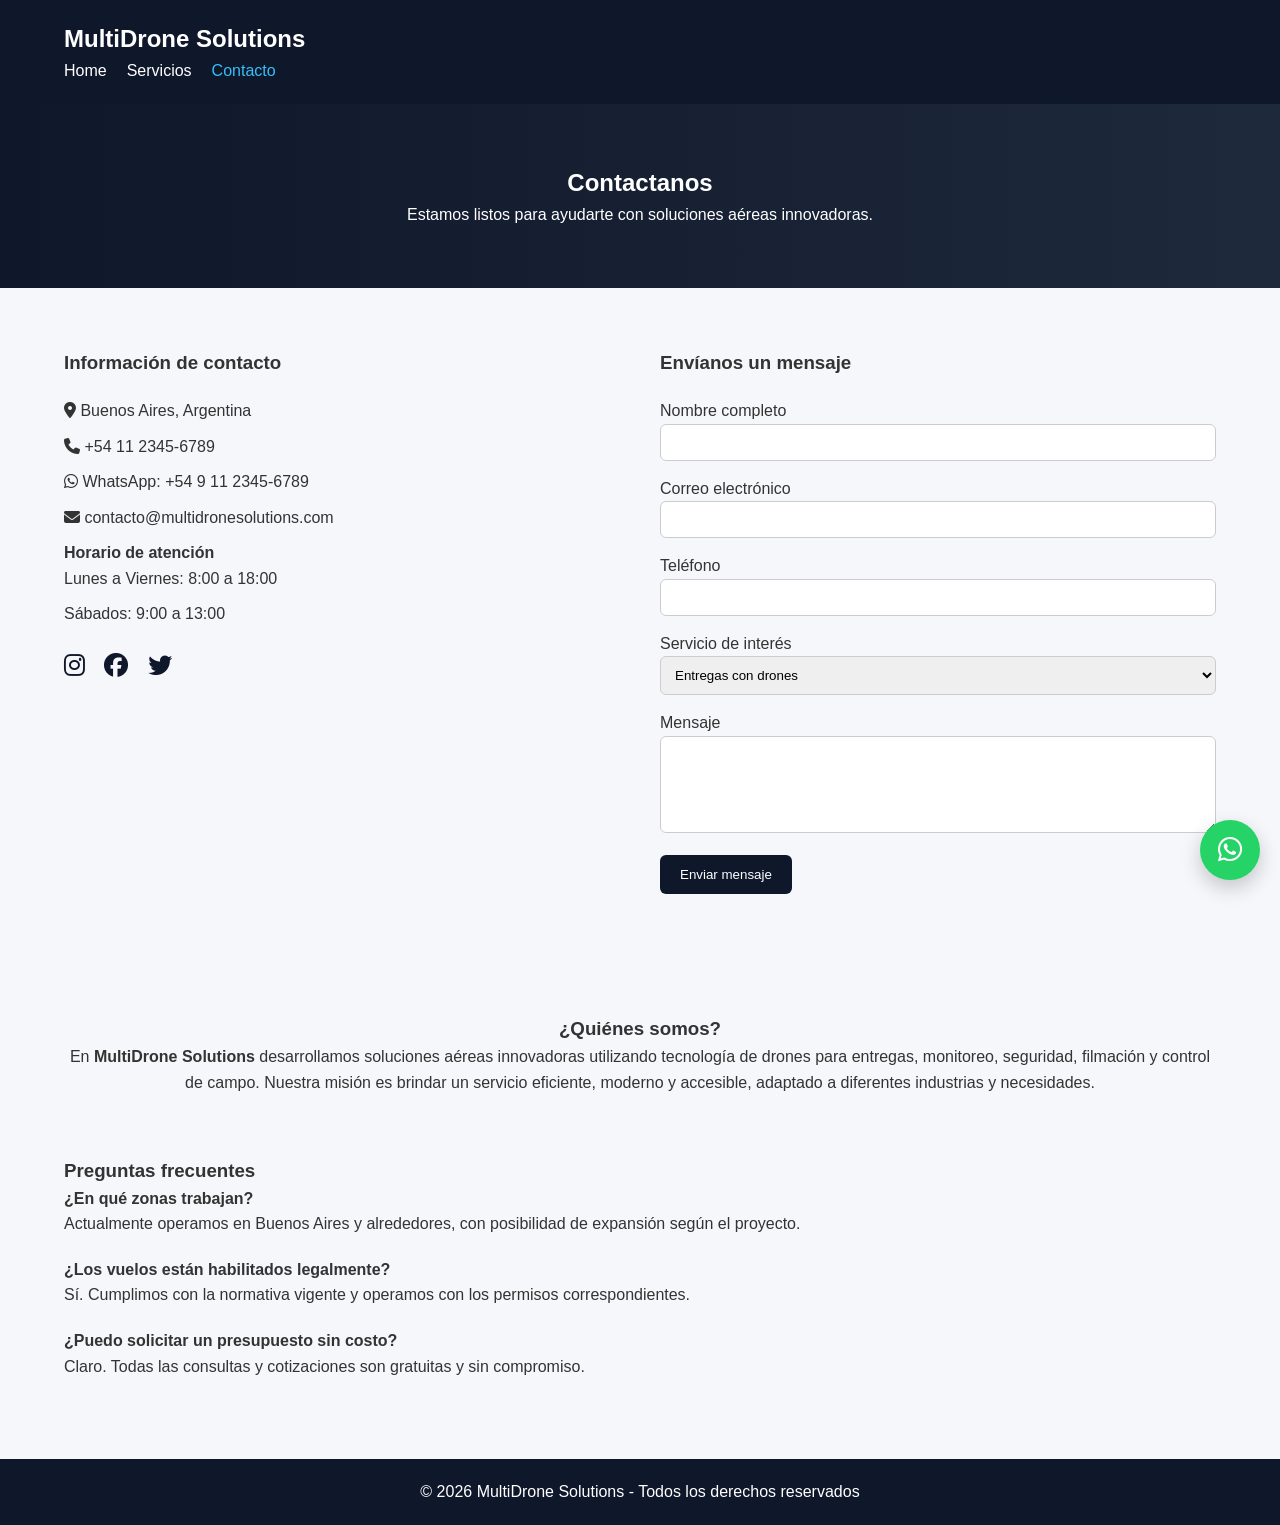
<file: Contacto.html>
<!DOCTYPE html>
<html lang="es">
<head>
    <meta charset="UTF-8">
    <meta name="viewport" content="width=device-width, initial-scale=1.0">
    <title>Contacto | MultiDrone Solutions</title>
    <link rel="stylesheet" href="contacto.css">

    <!-- Font Awesome para íconos -->
    <link rel="stylesheet" href="https://cdnjs.cloudflare.com/ajax/libs/font-awesome/6.5.0/css/all.min.css">
</head>
<body>

<header class="header">
    <div class="container">
        <h1 class="logo">MultiDrone Solutions</h1>
        <nav>
            <ul class="nav-links">
                <li><a href="../index.html">Home</a></li>
                <li><a href="servicios.html">Servicios</a></li>
                <li><a href="contacto.html" class="active">Contacto</a></li>
            </ul>
        </nav>
    </div>
</header>

<main>

    <!-- HERO -->
    <section class="contact-hero">
        <div class="container">
            <h2>Contactanos</h2>
            <p>Estamos listos para ayudarte con soluciones aéreas innovadoras.</p>
        </div>
    </section>

    <!-- INFO + FORM -->
    <section class="contact-section container">
        
        <div class="contact-info">
            <h3>Información de contacto</h3>

            <p><i class="fas fa-map-marker-alt"></i> Buenos Aires, Argentina</p>
            <p><i class="fas fa-phone"></i> +54 11 2345-6789</p>
            <p><i class="fab fa-whatsapp"></i> WhatsApp: +54 9 11 2345-6789</p>
            <p><i class="fas fa-envelope"></i> contacto@multidronesolutions.com</p>

            <h4>Horario de atención</h4>
            <p>Lunes a Viernes: 8:00 a 18:00</p>
            <p>Sábados: 9:00 a 13:00</p>

            <div class="social-links">
                <a href="#"><i class="fab fa-instagram"></i></a>
                <a href="#"><i class="fab fa-facebook"></i></a>
                <a href="#"><i class="fab fa-twitter"></i></a>
            </div>
        </div>

        <div class="contact-form">
            <h3>Envíanos un mensaje</h3>
            <form action="#" method="POST">
                
                <div class="form-group">
                    <label for="nombre">Nombre completo</label>
                    <input type="text" id="nombre" name="nombre" required>
                </div>

                <div class="form-group">
                    <label for="email">Correo electrónico</label>
                    <input type="email" id="email" name="email" required>
                </div>

                <div class="form-group">
                    <label for="telefono">Teléfono</label>
                    <input type="tel" id="telefono" name="telefono">
                </div>

                <div class="form-group">
                    <label for="servicio">Servicio de interés</label>
                    <select id="servicio" name="servicio">
                        <option>Entregas con drones</option>
                        <option>Filmación aérea</option>
                        <option>Seguridad y monitoreo</option>
                        <option>Control agrícola</option>
                        <option>Otro</option>
                    </select>
                </div>

                <div class="form-group">
                    <label for="mensaje">Mensaje</label>
                    <textarea id="mensaje" name="mensaje" rows="5" required></textarea>
                </div>

                <button type="submit" class="btn">Enviar mensaje</button>

            </form>
        </div>

    </section>

    <!-- QUIÉNES SOMOS -->
    <section class="about container">
        <h3>¿Quiénes somos?</h3>
        <p>
            En <strong>MultiDrone Solutions</strong> desarrollamos soluciones aéreas innovadoras utilizando tecnología de drones 
            para entregas, monitoreo, seguridad, filmación y control de campo. 
            Nuestra misión es brindar un servicio eficiente, moderno y accesible, 
            adaptado a diferentes industrias y necesidades.
        </p>
    </section>

    <!-- FAQ -->
    <section class="faq container">
        <h3>Preguntas frecuentes</h3>

        <div class="faq-item">
            <h4>¿En qué zonas trabajan?</h4>
            <p>Actualmente operamos en Buenos Aires y alrededores, con posibilidad de expansión según el proyecto.</p>
        </div>

        <div class="faq-item">
            <h4>¿Los vuelos están habilitados legalmente?</h4>
            <p>Sí. Cumplimos con la normativa vigente y operamos con los permisos correspondientes.</p>
        </div>

        <div class="faq-item">
            <h4>¿Puedo solicitar un presupuesto sin costo?</h4>
            <p>Claro. Todas las consultas y cotizaciones son gratuitas y sin compromiso.</p>
        </div>

    </section>

</main>

<footer class="footer">
    <div class="container">
        <p>© 2026 MultiDrone Solutions - Todos los derechos reservados</p>
    </div>
</footer>

<!-- BOTÓN WHATSAPP FLOTANTE -->
<a href="https://wa.me/5491159344186?text=Hola%20quiero%20informacion%20sobre%20sus%20servicios"
   class="whatsapp-float"
   target="_blank"
   aria-label="WhatsApp">
   <i class="fab fa-whatsapp"></i>
</a>

</body>
</html>
</file>
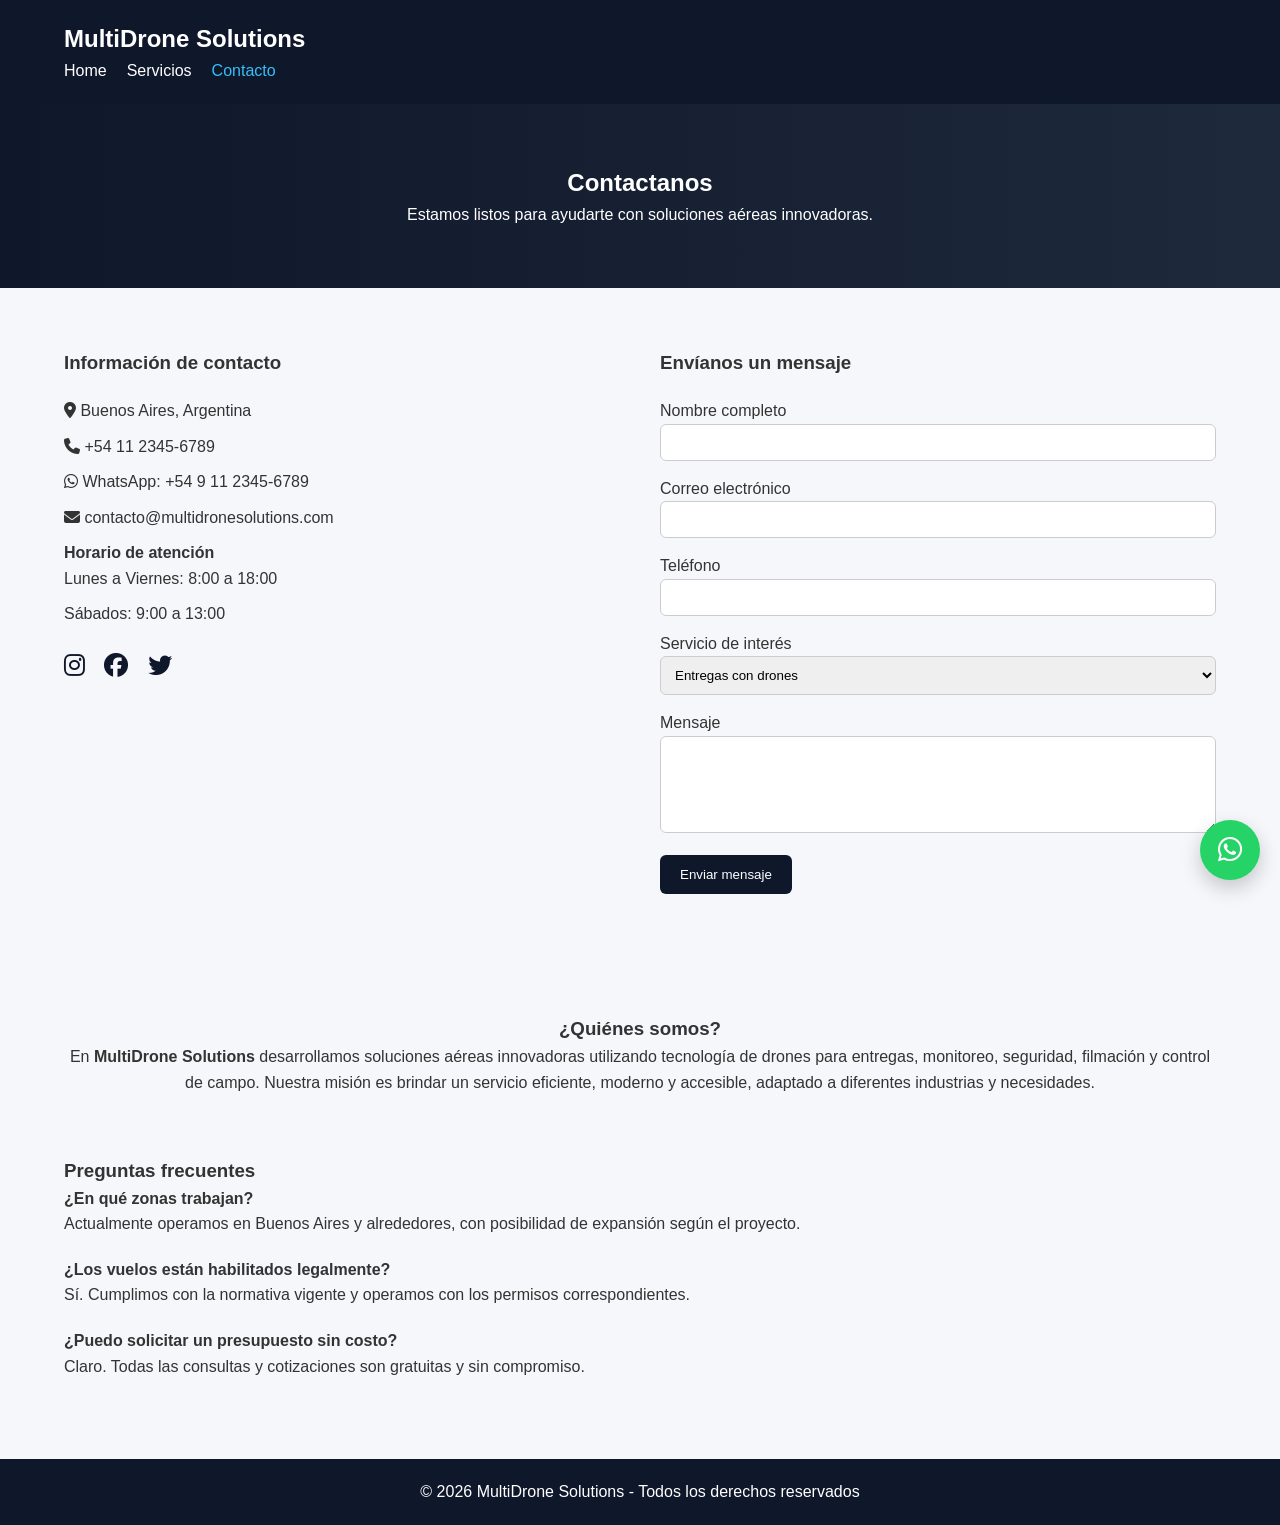
<file: contacto.html>
<!DOCTYPE html>
<html lang="es">
<head>
    <meta charset="UTF-8">
    <meta name="viewport" content="width=device-width, initial-scale=1.0">
    <title>Contacto | MultiDrone Solutions</title>
    <link rel="stylesheet" href="contacto.css">

    <!-- Font Awesome para íconos -->
    <link rel="stylesheet" href="https://cdnjs.cloudflare.com/ajax/libs/font-awesome/6.5.0/css/all.min.css">
</head>
<body>

<header class="header">
    <div class="container">
        <h1 class="logo">MultiDrone Solutions</h1>
        <nav>
            <ul class="nav-links">
                <li><a href="index.html">Home</a></li>
                <li><a href="servicios.html">Servicios</a></li>
                <li><a href="contacto.html" class="active">Contacto</a></li>
            </ul>
        </nav>
    </div>
</header>

<main>

    <!-- HERO -->
    <section class="contact-hero">
        <div class="container">
            <h2>Contactanos</h2>
            <p>Estamos listos para ayudarte con soluciones aéreas innovadoras.</p>
        </div>
    </section>

    <!-- INFO + FORM -->
    <section class="contact-section container">
        
        <div class="contact-info">
            <h3>Información de contacto</h3>

            <p><i class="fas fa-map-marker-alt"></i> Buenos Aires, Argentina</p>
            <p><i class="fas fa-phone"></i> +54 11 2345-6789</p>
            <p><i class="fab fa-whatsapp"></i> WhatsApp: +54 9 11 2345-6789</p>
            <p><i class="fas fa-envelope"></i> contacto@multidronesolutions.com</p>

            <h4>Horario de atención</h4>
            <p>Lunes a Viernes: 8:00 a 18:00</p>
            <p>Sábados: 9:00 a 13:00</p>

            <div class="social-links">
                <a href="#"><i class="fab fa-instagram"></i></a>
                <a href="#"><i class="fab fa-facebook"></i></a>
                <a href="#"><i class="fab fa-twitter"></i></a>
            </div>
        </div>

        <div class="contact-form">
            <h3>Envíanos un mensaje</h3>
            <form action="#" method="POST">
                
                <div class="form-group">
                    <label for="nombre">Nombre completo</label>
                    <input type="text" id="nombre" name="nombre" required>
                </div>

                <div class="form-group">
                    <label for="email">Correo electrónico</label>
                    <input type="email" id="email" name="email" required>
                </div>

                <div class="form-group">
                    <label for="telefono">Teléfono</label>
                    <input type="tel" id="telefono" name="telefono">
                </div>

                <div class="form-group">
                    <label for="servicio">Servicio de interés</label>
                    <select id="servicio" name="servicio">
                        <option>Entregas con drones</option>
                        <option>Filmación aérea</option>
                        <option>Seguridad y monitoreo</option>
                        <option>Control agrícola</option>
                        <option>Otro</option>
                    </select>
                </div>

                <div class="form-group">
                    <label for="mensaje">Mensaje</label>
                    <textarea id="mensaje" name="mensaje" rows="5" required></textarea>
                </div>

                <button type="submit" class="btn">Enviar mensaje</button>

            </form>
        </div>

    </section>

    <!-- QUIÉNES SOMOS -->
    <section class="about container">
        <h3>¿Quiénes somos?</h3>
        <p>
            En <strong>MultiDrone Solutions</strong> desarrollamos soluciones aéreas innovadoras utilizando tecnología de drones 
            para entregas, monitoreo, seguridad, filmación y control de campo. 
            Nuestra misión es brindar un servicio eficiente, moderno y accesible, 
            adaptado a diferentes industrias y necesidades.
        </p>
    </section>

    <!-- FAQ -->
    <section class="faq container">
        <h3>Preguntas frecuentes</h3>

        <div class="faq-item">
            <h4>¿En qué zonas trabajan?</h4>
            <p>Actualmente operamos en Buenos Aires y alrededores, con posibilidad de expansión según el proyecto.</p>
        </div>

        <div class="faq-item">
            <h4>¿Los vuelos están habilitados legalmente?</h4>
            <p>Sí. Cumplimos con la normativa vigente y operamos con los permisos correspondientes.</p>
        </div>

        <div class="faq-item">
            <h4>¿Puedo solicitar un presupuesto sin costo?</h4>
            <p>Claro. Todas las consultas y cotizaciones son gratuitas y sin compromiso.</p>
        </div>

    </section>

</main>

<footer class="footer">
    <div class="container">
        <p>© 2026 MultiDrone Solutions - Todos los derechos reservados</p>
    </div>
</footer>

<!-- BOTÓN WHATSAPP FLOTANTE -->
<a href="https://wa.me/5491159344186?text=Hola%20quiero%20informacion%20sobre%20sus%20servicios"
   class="whatsapp-float"
   target="_blank"
   aria-label="WhatsApp">
   <i class="fab fa-whatsapp"></i>
</a>

</body>
</html>
</file>
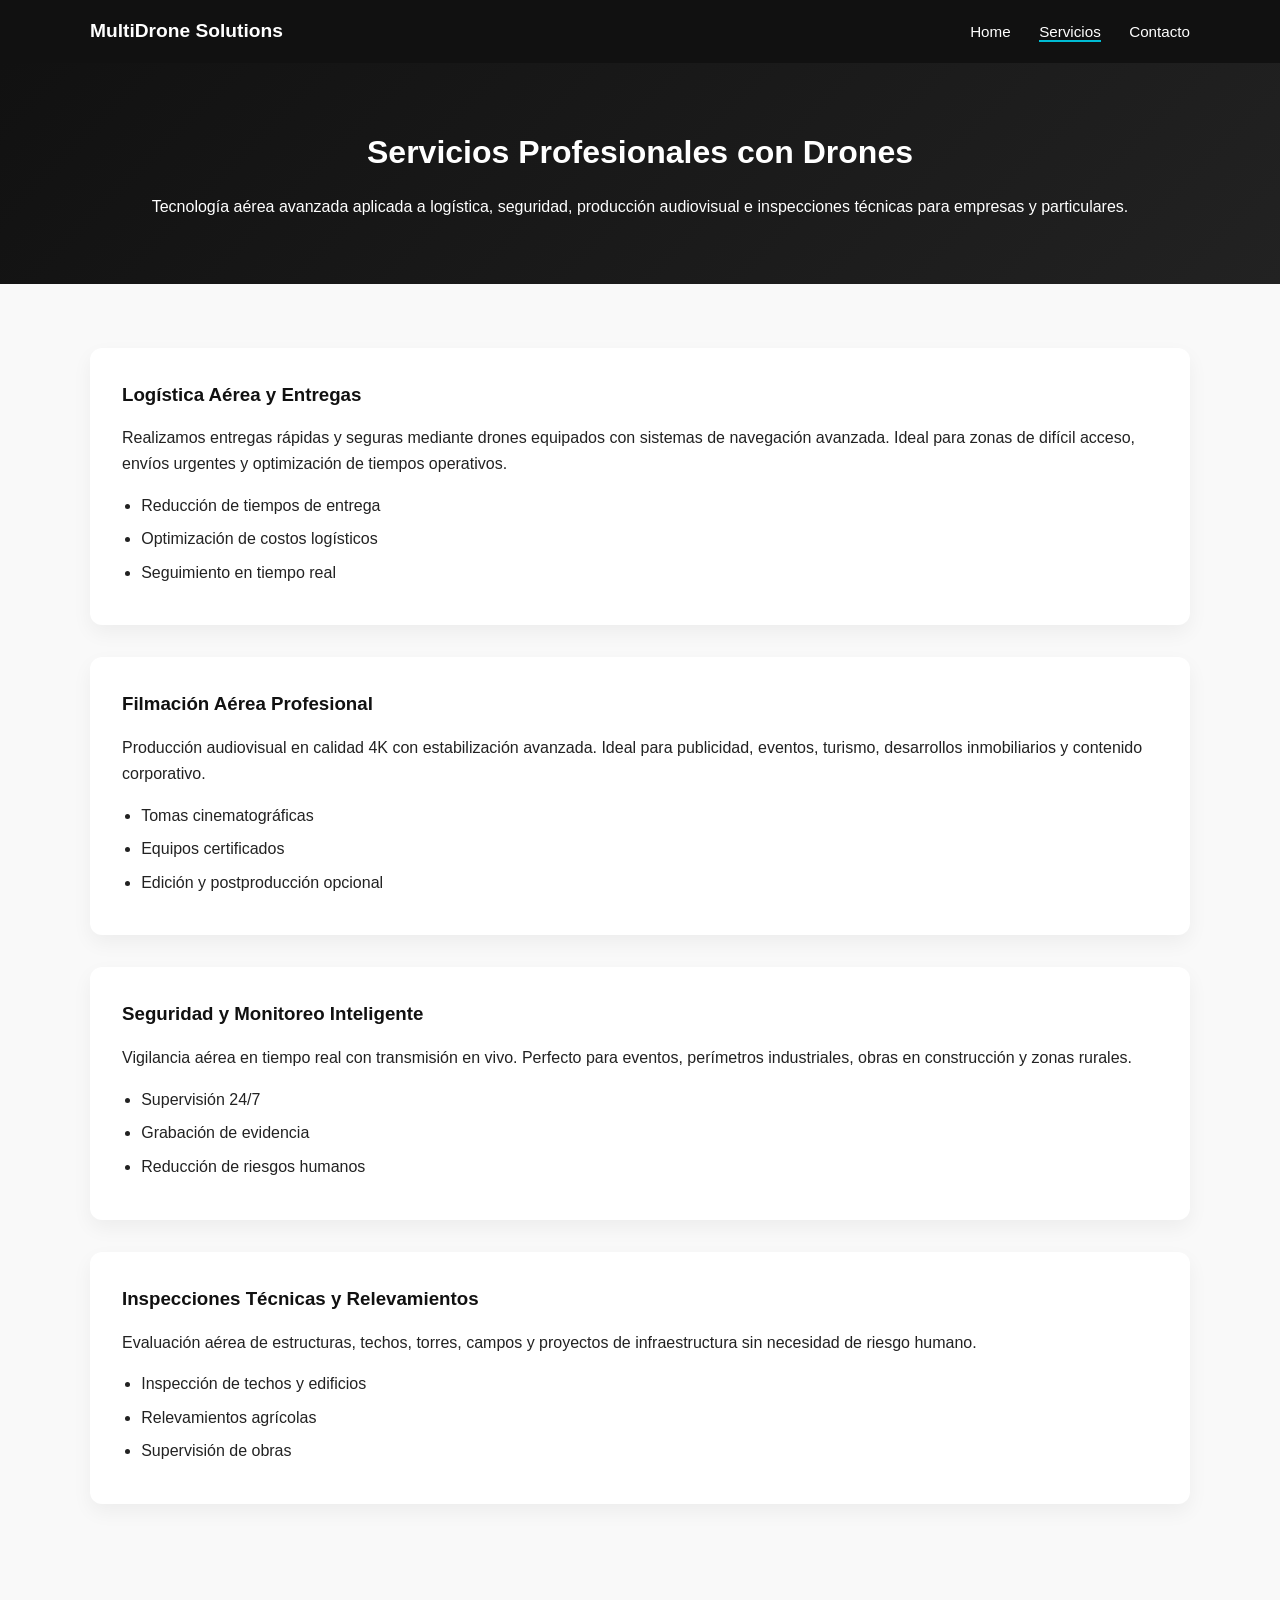
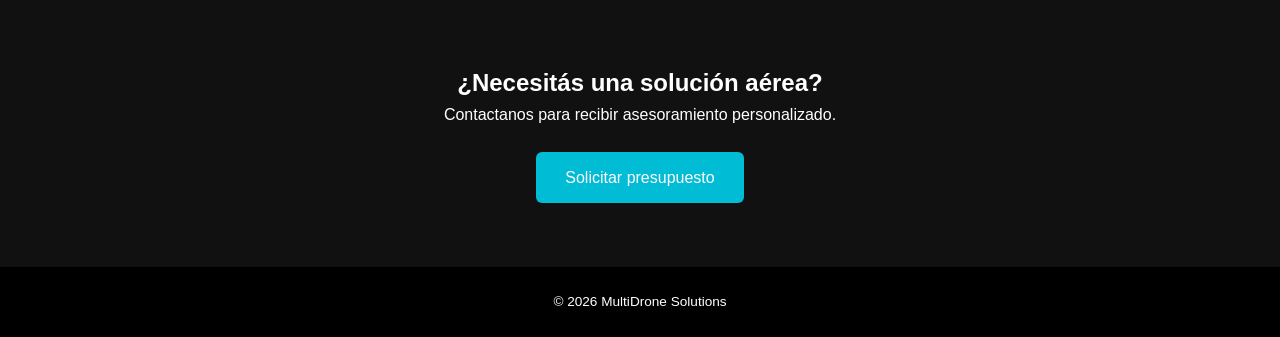
<file: Servicios.html>
<!DOCTYPE html>
<html lang="es">
<head>
  <meta charset="UTF-8">
  <meta name="viewport" content="width=device-width, initial-scale=1.0">
  <title>Servicios | MultiDrone Solutions</title>
  <meta name="description" content="Servicios profesionales con drones: logística aérea, filmación 4K, monitoreo inteligente e inspecciones técnicas.">

  <link rel="stylesheet" href="servicios.css">
</head>

<body>

<header class="header">
  <div class="container">
    <h1 class="logo">MultiDrone Solutions</h1>
    <nav>
      <a href="../index.html">Home</a>
      <a href="Servicios.html" class="active">Servicios</a>
      <a href="Contacto.html">Contacto</a>
    </nav>
  </div>
</header>

<main>

  <!-- HERO SERVICIOS -->
  <section class="hero-servicios">
    <div class="container">
      <h2>Servicios Profesionales con Drones</h2>
      <p>
        Tecnología aérea avanzada aplicada a logística, seguridad, producción audiovisual
        e inspecciones técnicas para empresas y particulares.
      </p>
    </div>
  </section>

  <!-- LISTA DE SERVICIOS -->
  <section class="servicios container">

    <!-- LOGÍSTICA -->
    <article class="servicio">
      <h3>Logística Aérea y Entregas</h3>
      <p>
        Realizamos entregas rápidas y seguras mediante drones equipados con sistemas
        de navegación avanzada. Ideal para zonas de difícil acceso, envíos urgentes
        y optimización de tiempos operativos.
      </p>
      <ul>
        <li>Reducción de tiempos de entrega</li>
        <li>Optimización de costos logísticos</li>
        <li>Seguimiento en tiempo real</li>
      </ul>
    </article>

    <!-- FILMACIÓN -->
    <article class="servicio">
      <h3>Filmación Aérea Profesional</h3>
      <p>
        Producción audiovisual en calidad 4K con estabilización avanzada.
        Ideal para publicidad, eventos, turismo, desarrollos inmobiliarios
        y contenido corporativo.
      </p>
      <ul>
        <li>Tomas cinematográficas</li>
        <li>Equipos certificados</li>
        <li>Edición y postproducción opcional</li>
      </ul>
    </article>

    <!-- SEGURIDAD -->
    <article class="servicio">
      <h3>Seguridad y Monitoreo Inteligente</h3>
      <p>
        Vigilancia aérea en tiempo real con transmisión en vivo.
        Perfecto para eventos, perímetros industriales,
        obras en construcción y zonas rurales.
      </p>
      <ul>
        <li>Supervisión 24/7</li>
        <li>Grabación de evidencia</li>
        <li>Reducción de riesgos humanos</li>
      </ul>
    </article>

    <!-- INSPECCIONES -->
    <article class="servicio">
      <h3>Inspecciones Técnicas y Relevamientos</h3>
      <p>
        Evaluación aérea de estructuras, techos, torres, campos y
        proyectos de infraestructura sin necesidad de riesgo humano.
      </p>
      <ul>
        <li>Inspección de techos y edificios</li>
        <li>Relevamientos agrícolas</li>
        <li>Supervisión de obras</li>
      </ul>
    </article>

  </section>

  <!-- CTA -->
  <section class="cta">
    <div class="container">
      <h2>¿Necesitás una solución aérea?</h2>
      <p>Contactanos para recibir asesoramiento personalizado.</p>
      <a href="Contacto.html" class="btn">Solicitar presupuesto</a>
    </div>
  </section>

</main>

<footer>
  <p>© 2026 MultiDrone Solutions</p>
</footer>

</body>
</html>
</file>
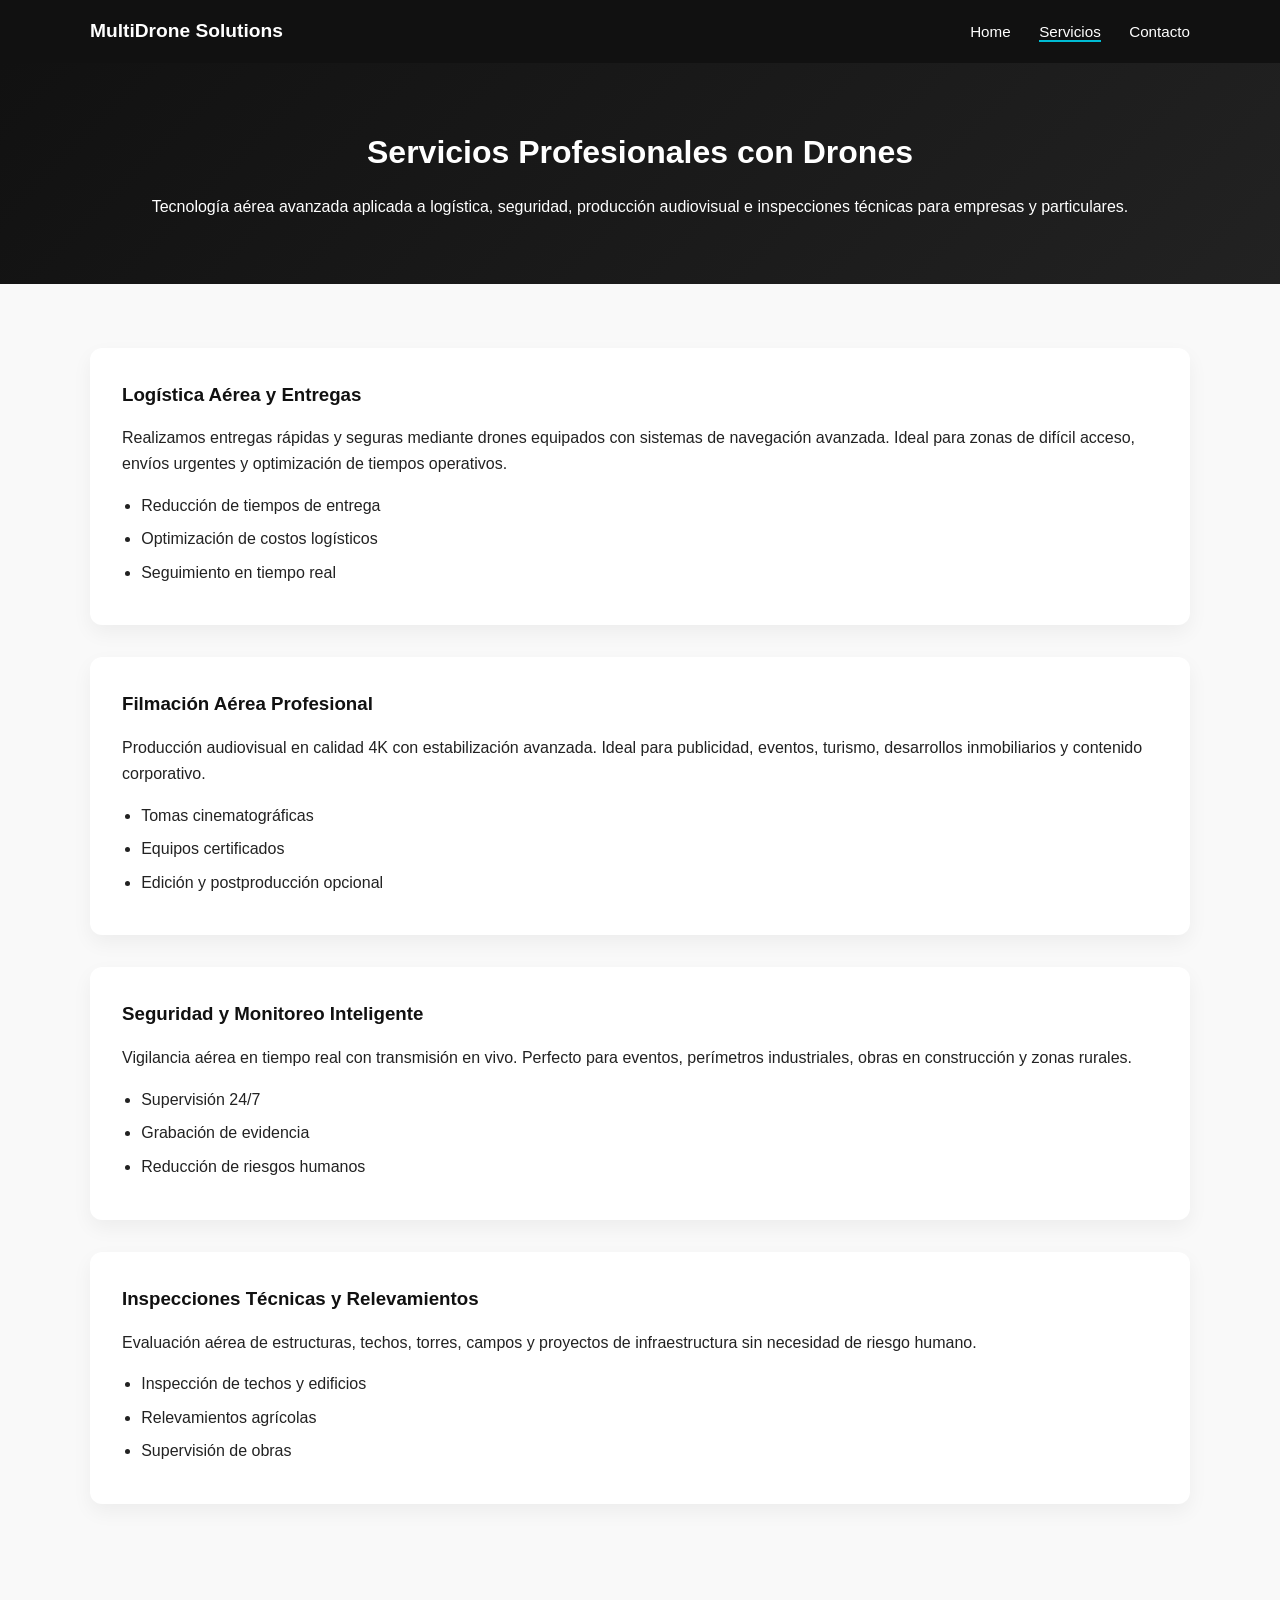
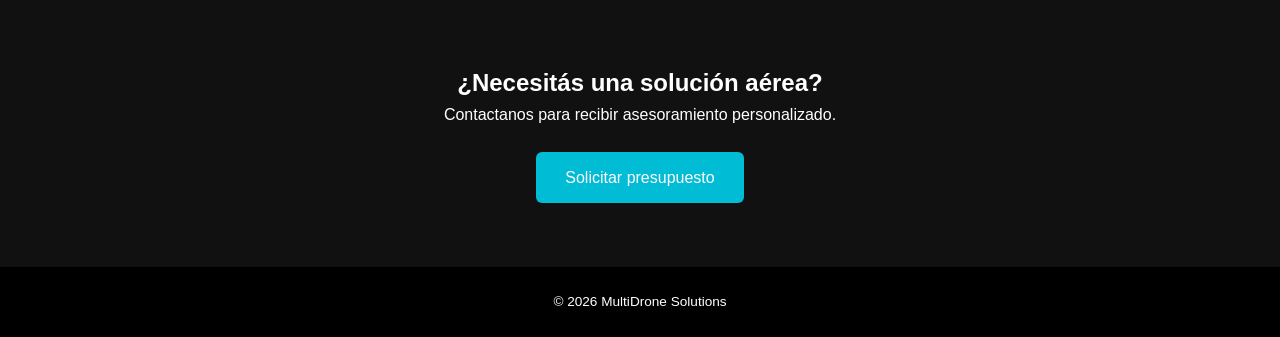
<file: servicios.html>
<!DOCTYPE html>
<html lang="es">
<head>
  <meta charset="UTF-8">
  <meta name="viewport" content="width=device-width, initial-scale=1.0">
  <title>Servicios | MultiDrone Solutions</title>
  <meta name="description" content="Servicios profesionales con drones: logística aérea, filmación 4K, monitoreo inteligente e inspecciones técnicas.">

  <link rel="stylesheet" href="servicios.css">
</head>

<body>

<header class="header">
  <div class="container">
    <h1 class="logo">MultiDrone Solutions</h1>
    <nav>
      <a href="index.html">Home</a>
      <a href="servicios.html" class="active">Servicios</a>
      <a href="contacto.html">Contacto</a>
    </nav>
  </div>
</header>

<main>

  <!-- HERO SERVICIOS -->
  <section class="hero-servicios">
    <div class="container">
      <h2>Servicios Profesionales con Drones</h2>
      <p>
        Tecnología aérea avanzada aplicada a logística, seguridad, producción audiovisual
        e inspecciones técnicas para empresas y particulares.
      </p>
    </div>
  </section>

  <!-- LISTA DE SERVICIOS -->
  <section class="servicios container">

    <!-- LOGÍSTICA -->
    <article class="servicio">
      <h3>Logística Aérea y Entregas</h3>
      <p>
        Realizamos entregas rápidas y seguras mediante drones equipados con sistemas
        de navegación avanzada. Ideal para zonas de difícil acceso, envíos urgentes
        y optimización de tiempos operativos.
      </p>
      <ul>
        <li>Reducción de tiempos de entrega</li>
        <li>Optimización de costos logísticos</li>
        <li>Seguimiento en tiempo real</li>
      </ul>
    </article>

    <!-- FILMACIÓN -->
    <article class="servicio">
      <h3>Filmación Aérea Profesional</h3>
      <p>
        Producción audiovisual en calidad 4K con estabilización avanzada.
        Ideal para publicidad, eventos, turismo, desarrollos inmobiliarios
        y contenido corporativo.
      </p>
      <ul>
        <li>Tomas cinematográficas</li>
        <li>Equipos certificados</li>
        <li>Edición y postproducción opcional</li>
      </ul>
    </article>

    <!-- SEGURIDAD -->
    <article class="servicio">
      <h3>Seguridad y Monitoreo Inteligente</h3>
      <p>
        Vigilancia aérea en tiempo real con transmisión en vivo.
        Perfecto para eventos, perímetros industriales,
        obras en construcción y zonas rurales.
      </p>
      <ul>
        <li>Supervisión 24/7</li>
        <li>Grabación de evidencia</li>
        <li>Reducción de riesgos humanos</li>
      </ul>
    </article>

    <!-- INSPECCIONES -->
    <article class="servicio">
      <h3>Inspecciones Técnicas y Relevamientos</h3>
      <p>
        Evaluación aérea de estructuras, techos, torres, campos y
        proyectos de infraestructura sin necesidad de riesgo humano.
      </p>
      <ul>
        <li>Inspección de techos y edificios</li>
        <li>Relevamientos agrícolas</li>
        <li>Supervisión de obras</li>
      </ul>
    </article>

  </section>

  <!-- CTA -->
  <section class="cta">
    <div class="container">
      <h2>¿Necesitás una solución aérea?</h2>
      <p>Contactanos para recibir asesoramiento personalizado.</p>
      <a href="contacto.html" class="btn">Solicitar presupuesto</a>
    </div>
  </section>

</main>

<footer>
  <p>© 2026 MultiDrone Solutions</p>
</footer>

</body>

</html>
</file>
<file: contacto.css>
* {
    margin: 0;
    padding: 0;
    box-sizing: border-box;
}

body {
    font-family: Arial, sans-serif;
    line-height: 1.6;
    background-color: #f5f7fa;
    color: #333;
}

.container {
    width: 90%;
    max-width: 1200px;
    margin: auto;
}

/* HEADER */

.header {
    background: #0f172a;
    color: white;
    padding: 20px 0;
}

.logo {
    font-size: 1.5rem;
}

.nav-links {
    list-style: none;
    display: flex;
    gap: 20px;
}

.nav-links a {
    color: white;
    text-decoration: none;
}

.nav-links a.active,
.nav-links a:hover {
    color: #38bdf8;
}

/* HERO */

.contact-hero {
    background: linear-gradient(to right, #0f172a, #1e293b);
    color: white;
    text-align: center;
    padding: 60px 20px;
}

/* CONTACT SECTION */

.contact-section {
    display: flex;
    gap: 40px;
    padding: 60px 0;
}

.contact-info,
.contact-form {
    flex: 1;
}

.contact-info h3,
.contact-form h3 {
    margin-bottom: 20px;
}

.contact-info p {
    margin-bottom: 10px;
}

.social-links {
    margin-top: 20px;
}

.social-links a {
    font-size: 1.5rem;
    margin-right: 15px;
    color: #0f172a;
    transition: 0.3s;
}

.social-links a:hover {
    color: #38bdf8;
}

/* FORM */

.form-group {
    margin-bottom: 15px;
}

input,
select,
textarea {
    width: 100%;
    padding: 10px;
    border: 1px solid #ccc;
    border-radius: 6px;
}

.btn {
    background: #0f172a;
    color: white;
    padding: 12px 20px;
    border: none;
    border-radius: 6px;
    cursor: pointer;
    transition: 0.3s;
}

.btn:hover {
    background: #38bdf8;
}

/* ABOUT */

.about {
    padding: 60px 0;
    text-align: center;
}

/* FAQ */

.faq {
    padding-bottom: 60px;
}

.faq-item {
    margin-bottom: 20px;
}

/* FOOTER */

.footer {
    background: #0f172a;
    color: white;
    text-align: center;
    padding: 20px;
}

/* RESPONSIVE */

@media (max-width: 768px) {

    .contact-section {
        flex-direction: column;
    }

    .nav-links {
        flex-direction: column;
        gap: 10px;
    }

}
.whatsapp-float {
  position: fixed;
  bottom: 20px;
  right: 20px;
  background: #25D366;
  color: white;
  width: 60px;
  height: 60px;
  border-radius: 50%;
  display: flex;
  align-items: center;
  justify-content: center;
  font-size: 28px;
  box-shadow: 0 8px 20px rgba(0,0,0,0.2);
  transition: 0.3s ease;
  z-index: 1000;
  text-decoration: none;
}

.whatsapp-float:hover {
  transform: scale(1.1);
  background: #1ebe5d;
}
</file>
<file: servicios.css>
/* RESET BÁSICO */
* {
  margin: 0;
  padding: 0;
  box-sizing: border-box;
}

body {
  font-family: Arial, sans-serif;
  line-height: 1.6;
  color: #222;
  background: #f9f9f9;
}

.container {
  width: 90%;
  max-width: 1100px;
  margin: auto;
}

/* HEADER */
.header {
  background: #111;
  padding: 1rem 0;
}

.header .container {
  display: flex;
  justify-content: space-between;
  align-items: center;
}

.logo {
  color: white;
  font-size: 1.2rem;
}

nav a {
  color: white;
  text-decoration: none;
  margin-left: 1.5rem;
  font-size: 0.95rem;
}

nav a.active {
  border-bottom: 2px solid #00bcd4;
}

/* HERO */
.hero-servicios {
  background: linear-gradient(135deg, #111, #222);
  color: white;
  text-align: center;
  padding: 4rem 0;
}

.hero-servicios h2 {
  font-size: 2rem;
  margin-bottom: 1rem;
}

/* SERVICIOS */
.servicios {
  padding: 4rem 0;
}

.servicio {
  background: white;
  padding: 2rem;
  margin-bottom: 2rem;
  border-radius: 12px;
  box-shadow: 0 8px 20px rgba(0,0,0,0.05);
  transition: transform 0.3s ease;
}

.servicio:hover {
  transform: translateY(-5px);
}

.servicio h3 {
  margin-bottom: 1rem;
  color: #111;
}

.servicio ul {
  margin-top: 1rem;
  padding-left: 1.2rem;
}

.servicio li {
  margin-bottom: 0.5rem;
}

/* CTA */
.cta {
  background: #111;
  color: white;
  text-align: center;
  padding: 4rem 0;
}

.btn {
  display: inline-block;
  margin-top: 1.5rem;
  padding: 0.8rem 1.8rem;
  background: #00bcd4;
  color: white;
  text-decoration: none;
  border-radius: 6px;
  transition: background 0.3s ease;
}

.btn:hover {
  background: #0097a7;
}

/* FOOTER */
footer {
  text-align: center;
  padding: 1.5rem 0;
  background: #000;
  color: white;
  font-size: 0.85rem;
}

/* RESPONSIVE */
@media (max-width: 768px) {

  .header .container {
    flex-direction: column;
  }

  nav {
    margin-top: 1rem;
  }

  nav a {
    margin: 0 0.8rem;
  }

  .hero-servicios h2 {
    font-size: 1.5rem;
  }
}
</file>
